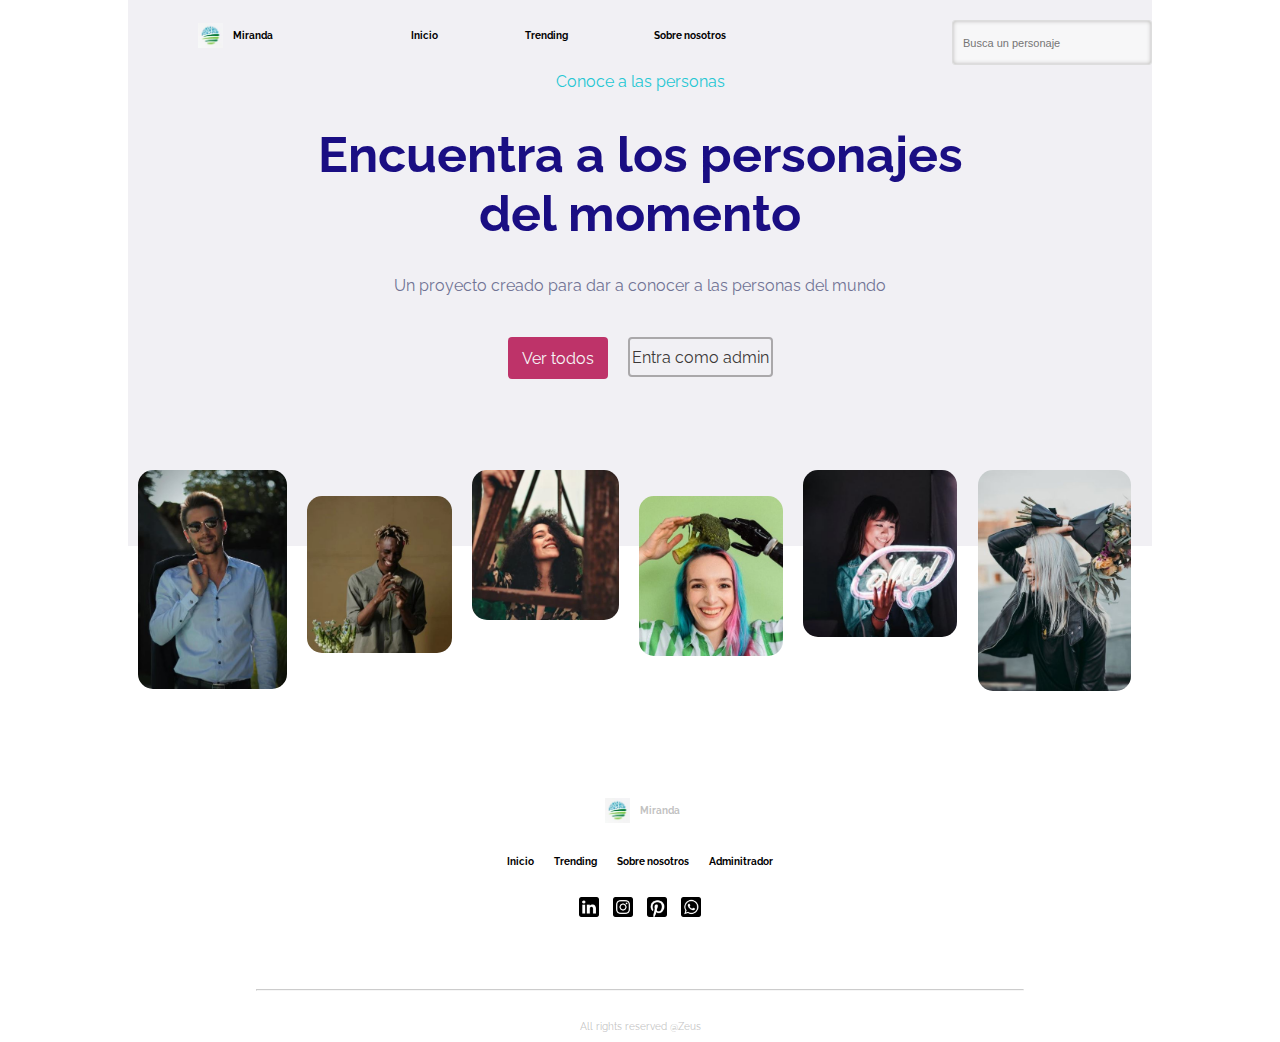
<file: index.html>
<!DOCTYPE html>
<html lang="es">
<head>
    <meta charset="UTF-8">
    <meta http-equiv="X-UA-Compatible" content="IE=edge">
    <meta name="viewport" content="width=device-width, initial-scale=1.0">
    <title>Miranda</title>
    <link rel="stylesheet" href="/practica_5.css">
    <link rel="preconnect" href="https://fonts.googleapis.com">
    <link rel="preconnect" href="https://fonts.gstatic.com" crossorigin>
    <link href="https://fonts.googleapis.com/css2?family=Raleway:wght@400;700&display=swap" rel="stylesheet">
</head>
<body>

    <div class="caja"> 
        <nav class="Menu">
            <div class="Logo">
                <img src="/Logo.JPG" alt="logo">
                <p>Miranda</p>
                
            </div>
    
            <div class="enlaces">
                <a href="index.html">Inicio</a>
                <a href="trending.html">Trending</a>
                <a href="about.html">Sobre nosotros</a>
            </div>
    
            <div class="buscador">
                <input type="search" name="buscador" placeholder="Busca un personaje">
            </div>
        </nav>
    
        <header class="Encabezado">
            <a href="#">Conoce a las personas</a>
            <h1>Encuentra a los personajes <br> del momento</h1>
            <p>Un proyecto creado para dar a conocer a las personas del mundo</p>
            <div class="botones">
                <a class="boton1" href="#">Ver todos</a>
                <a class="boton2" href="#">Entra como admin</a>
            </div>
            
        </header>
    </div>

    <div class="imagenes">
        <a class="imagen" href="#"><img src="/Imagenes/Actor1.JPG" alt="Actor 1"></a>
        <a class="imagen h-20" href="#"><img src="/Imagenes/Actor2.JPG" alt="Actor 2"></a>
        <a class="imagen" href="#"><img src="/Imagenes/Actor3.JPG" alt="actor 3"></a>
        <a class="imagen h-20" href="#"><img src="/Imagenes/Actor4.JPG" alt="Actor 4"></a>
        <a class="imagen" href="#"><img src="/Imagenes/Actor5.JPG" alt="Actor 5"></a>
        <a class="imagen" href="#"><img src="/Imagenes/Actor6.JPG" alt="Actor 6"></a>
    </div>

    <footer>
        <div class="Logof">
            <img src="/Logo.JPG" alt="logo">
            <p>Miranda</p>
        </div>
        <div class="enlacesf">
            <a href="index.html">Inicio</a>
            <a href="trending.html">Trending</a>
            <a href="about.html">Sobre nosotros</a>
            <a href="www.google.com">Adminitrador</a>
        </div>
        <div class="iconos"> 
            <a href="#"><img src="/Iconos/Linkedin.png" alt=""></a>
            <a href="#"><img src="/Iconos/Instagram.png" alt=""></a>
            <a href="#"><img src="/Iconos/Pinterest.png" alt=""></a>
            <a href="#"><img src="/Iconos/Whatsapp.png" alt=""></a>
        </div>
        <hr>
        <p>All rights reserved @Zeus</p>
    </footer>
    
</body>
</html>
</file>
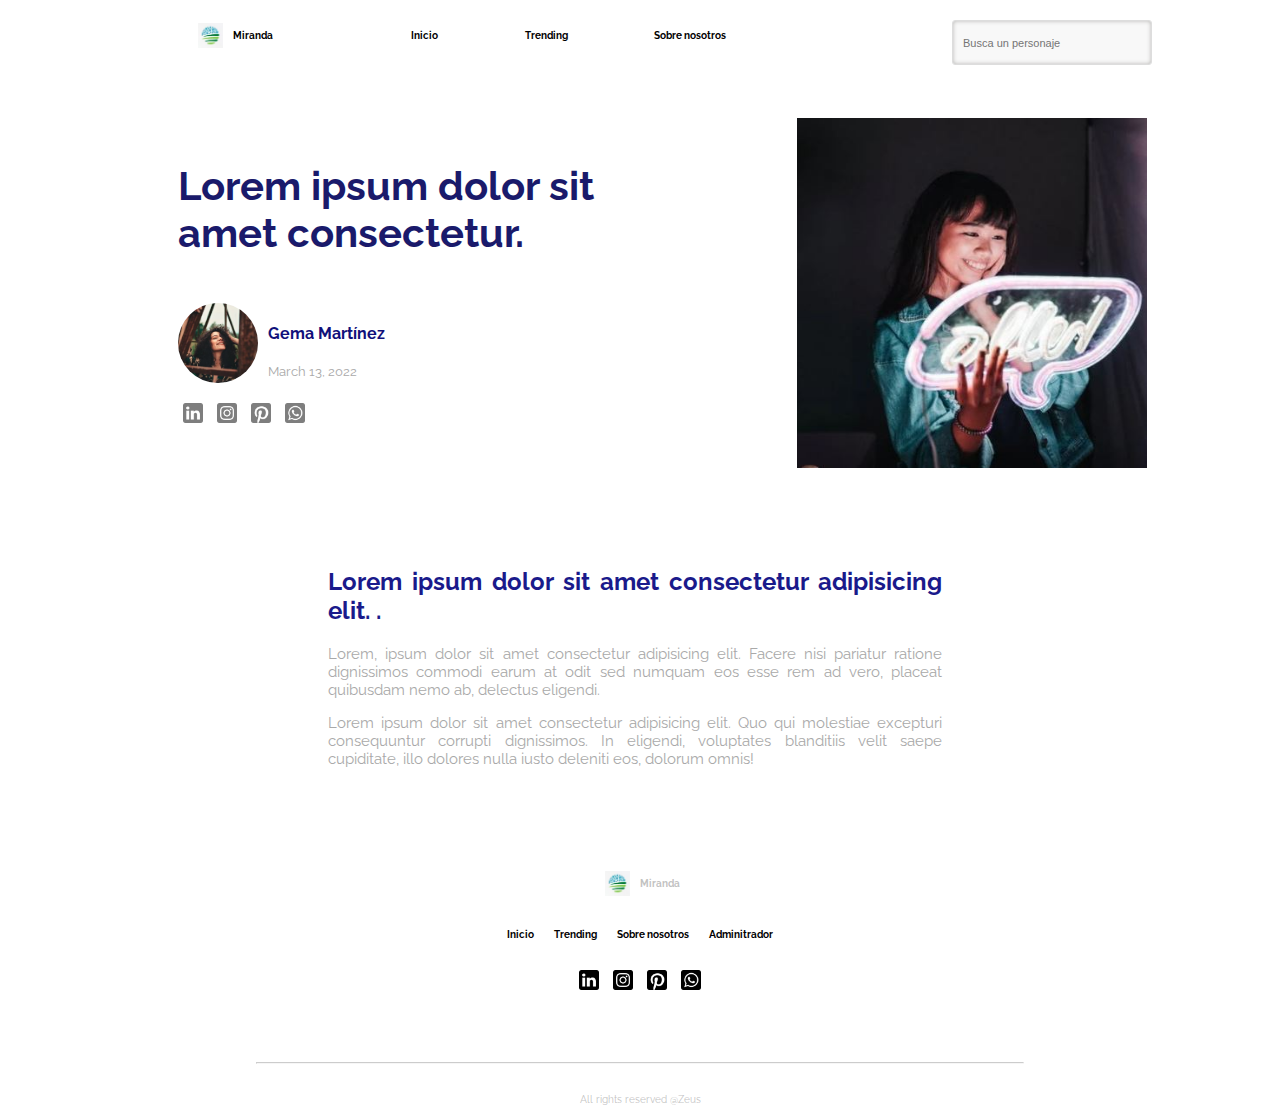
<file: about.html>
<!DOCTYPE html>
<html lang="es">
  <head>
    <meta charset="UTF-8" />
    <meta http-equiv="X-UA-Compatible" content="IE=edge" />
    <meta name="viewport" content="width=device-width, initial-scale=1.0" />
    <title>Miranda</title>
    <link rel="stylesheet" href="/practica_5.css" />
    <link rel="preconnect" href="https://fonts.googleapis.com" />
    <link rel="preconnect" href="https://fonts.gstatic.com" crossorigin />
    <link
      href="https://fonts.googleapis.com/css2?family=Raleway:wght@400;700&display=swap"
      rel="stylesheet"
    />
  </head>

  <body>
    <nav class="Menu">
      <div class="Logo">
        <img src="/Logo.JPG" alt="logo" />
        <p>Miranda</p>
      </div>

      <div class="enlaces">
        <a href="index.html">Inicio</a>
        <a href="trending.html">Trending</a>
        <a href="about.html">Sobre nosotros</a>
      </div>

      <div class="buscador">
        <input type="search" name="buscador" placeholder="Busca un personaje" />
      </div>
    </nav>

    <div class="info">
      <div class="yo">
        <h1>Lorem ipsum dolor sit amet consectetur.</h1>
        <div class="mio">
          <img
            class="mifoto"
            src="/Imagenes/Actor3.JPG"
            alt="actor "
            srcset=""
          />
          <div>
            <h4>Gema Martínez</h4>
            <p>March 13, 2022</p>
          </div>

          <div class="iconos">
            <a href="#"><img src="/Iconos/Linkedin.png" alt="" /></a>
            <a href="#"><img src="/Iconos/Instagram.png" alt="" /></a>
            <a href="#"><img src="/Iconos/Pinterest.png" alt="" /></a>
            <a href="#"><img src="/Iconos/Whatsapp.png" alt="" /></a>
          </div>
        </div>
      </div>
      <div class="extraño">
        <img src="/Imagenes/Actor5.JPG" alt="actor " srcset="" />
      </div>
    </div>
    <div class="texto">
      <h2>Lorem ipsum dolor sit amet consectetur adipisicing elit. .</h2>
      <p>
        Lorem, ipsum dolor sit amet consectetur adipisicing elit. Facere nisi
        pariatur ratione dignissimos commodi earum at odit sed numquam eos esse
        rem ad vero, placeat quibusdam nemo ab, delectus eligendi.
      </p>
      <p>
        Lorem ipsum dolor sit amet consectetur adipisicing elit. Quo qui
        molestiae excepturi consequuntur corrupti dignissimos. In eligendi,
        voluptates blanditiis velit saepe cupiditate, illo dolores nulla iusto
        deleniti eos, dolorum omnis!
      </p>
    </div>

    <footer>
      <div class="Logof">
        <img src="/Logo.JPG" alt="logo" />
        <p>Miranda</p>
      </div>
      <div class="enlacesf">
        <a href="index.html">Inicio</a>
        <a href="trending.html">Trending</a>
        <a href="about.html">Sobre nosotros</a>
        <a href="www.google.com">Adminitrador</a>
      </div>
      <div class="iconos">
        <a href="#"><img src="/Iconos/Linkedin.png" alt="" /></a>
        <a href="#"><img src="/Iconos/Instagram.png" alt="" /></a>
        <a href="#"><img src="/Iconos/Pinterest.png" alt="" /></a>
        <a href="#"><img src="/Iconos/Whatsapp.png" alt="" /></a>
      </div>
      <hr />
      <p>All rights reserved @Zeus</p>
    </footer>
  </body>
</html>
</file>
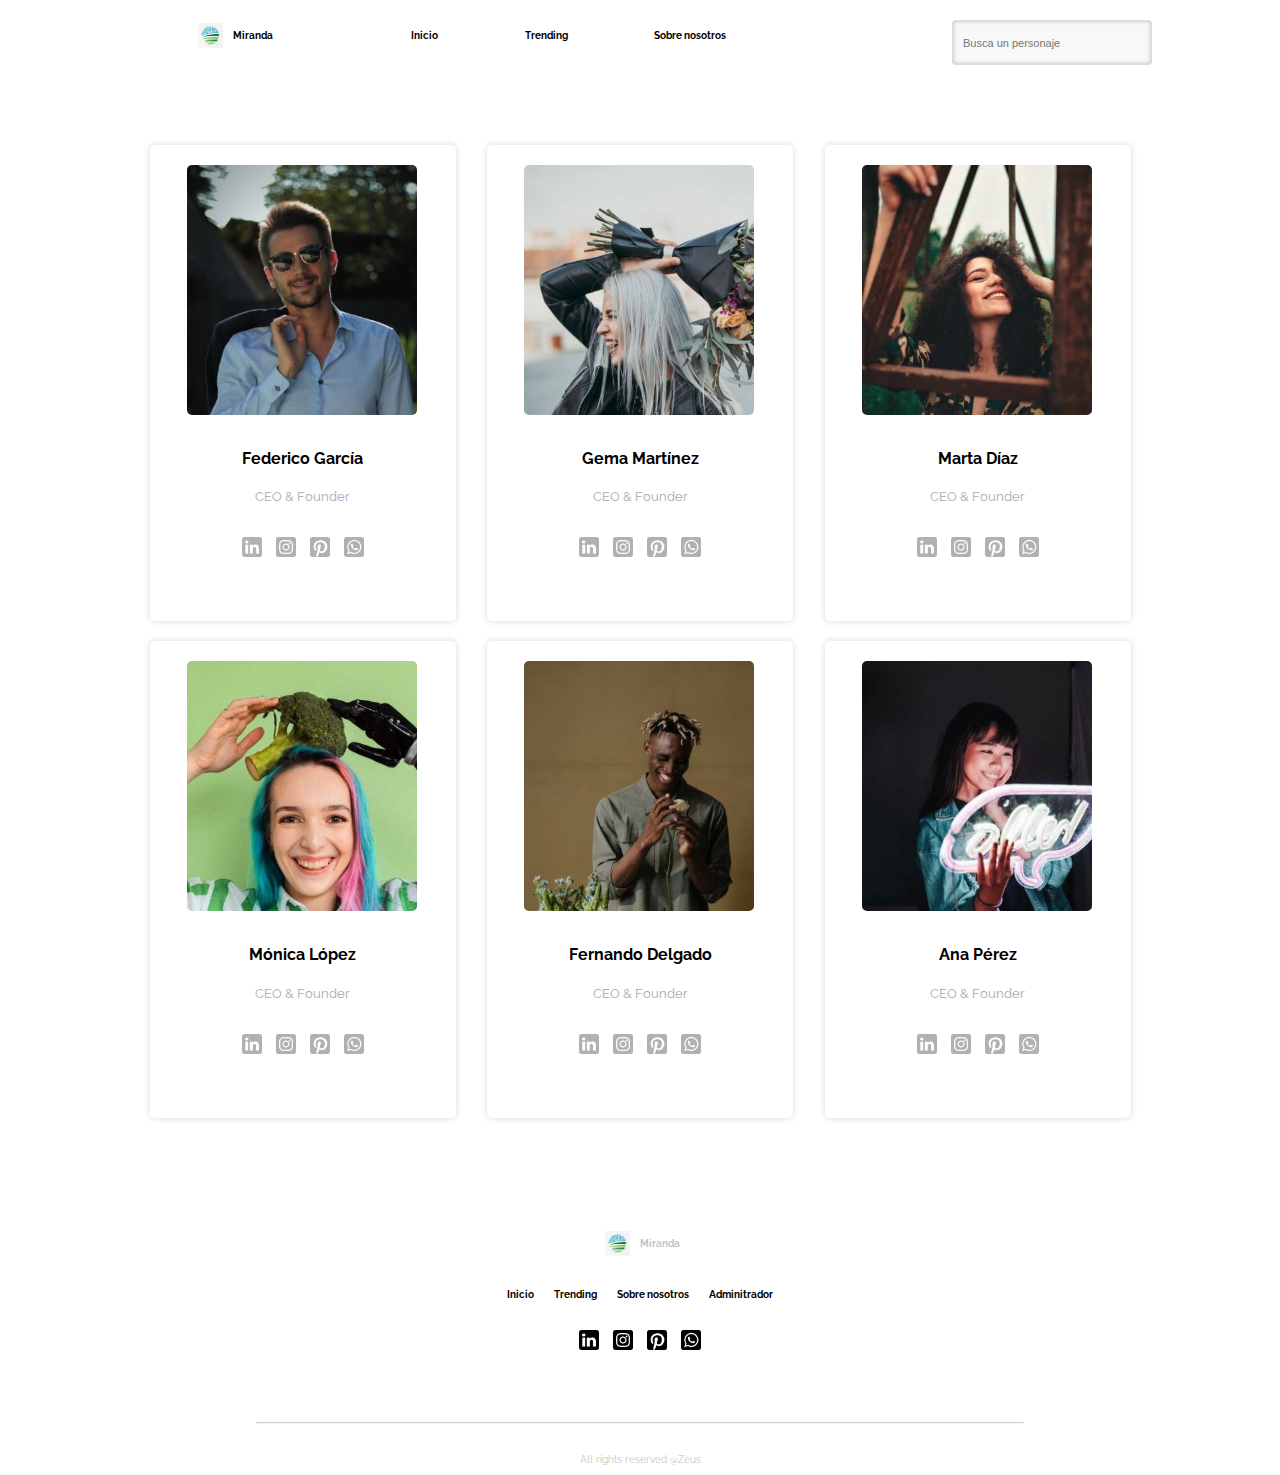
<file: trending.html>
<!DOCTYPE html>
<html lang="es">
<head>
    <meta charset="UTF-8">
    <meta http-equiv="X-UA-Compatible" content="IE=edge">
    <meta name="viewport" content="width=device-width, initial-scale=1.0">
    <title>Miranda</title>
    <link rel="stylesheet" href="/practica_5.css">
    <link rel="preconnect" href="https://fonts.googleapis.com">
    <link rel="preconnect" href="https://fonts.gstatic.com" crossorigin>
    <link href="https://fonts.googleapis.com/css2?family=Raleway:wght@400;700&display=swap" rel="stylesheet">
</head>
<body>

    <nav class="Menu">
        <div class="Logo">
            <img src="/Logo.JPG" alt="logo">
            <p>Miranda</p>
            
        </div>

        <div class="enlaces">
            <a href="index.html">Inicio</a>
            <a href="trending.html">Trending</a>
            <a href="about.html">Sobre nosotros</a>
        </div>

        <div class="buscador">
            <input type="search" name="buscador" placeholder="Busca un personaje">
        </div>
    </nav>

    <div class="trending"> 
        <div class="presentacion">
            <div class="act"> 
                <img  src="/Imagenes/Actor1.JPG" alt="actor " srcset="">
            </div>
            <h4>Federico García</h4>
            <p>CEO & Founder</p>
            <div class="iconos"> 
                <a href="#"><img src="/Iconos/Linkedin.png" alt=""></a>
                <a href="#"><img src="/Iconos/Instagram.png" alt=""></a>
                <a href="#"><img src="/Iconos/Pinterest.png" alt=""></a>
                <a href="#"><img src="/Iconos/Whatsapp.png" alt=""></a>
            </div>
        </div>
        <div class="presentacion">
            <div class="act"> 
                <img  src="/Imagenes/Actor6.JPG" alt="actor " srcset="">
            </div>
            <h4>Gema Martínez</h4>
            <p>CEO & Founder</p>
            <div class="iconos"> 
                <a href="#"><img src="/Iconos/Linkedin.png" alt=""></a>
                <a href="#"><img src="/Iconos/Instagram.png" alt=""></a>
                <a href="#"><img src="/Iconos/Pinterest.png" alt=""></a>
                <a href="#"><img src="/Iconos/Whatsapp.png" alt=""></a>
            </div>
        </div>
        <div class="presentacion">
            <div class="act"> 
                <img  src="/Imagenes/Actor3.JPG" alt="actor " srcset="">
            </div>
            <h4>Marta Díaz</h4>
            <p>CEO & Founder</p>
            <div class="iconos"> 
                <a href="#"><img src="/Iconos/Linkedin.png" alt=""></a>
                <a href="#"><img src="/Iconos/Instagram.png" alt=""></a>
                <a href="#"><img src="/Iconos/Pinterest.png" alt=""></a>
                <a href="#"><img src="/Iconos/Whatsapp.png" alt=""></a>
            </div>
        </div>

        <div class="presentacion">
            <div class="act"> 
                <img  src="/Imagenes/Actor4.JPG" alt="actor " srcset="">
            </div>
            <h4>Mónica López</h4>
            <p>CEO & Founder</p>
            <div class="iconos"> 
                <a href="#"><img src="/Iconos/Linkedin.png" alt=""></a>
                <a href="#"><img src="/Iconos/Instagram.png" alt=""></a>
                <a href="#"><img src="/Iconos/Pinterest.png" alt=""></a>
                <a href="#"><img src="/Iconos/Whatsapp.png" alt=""></a>
            </div>
        </div>
        <div class="presentacion">
            <div class="act"> 
                <img  src="/Imagenes/Actor2.JPG" alt="actor " srcset="">
            </div>
            <h4>Fernando Delgado</h4>
            <p>CEO & Founder</p>
            <div class="iconos"> 
                <a href="#"><img src="/Iconos/Linkedin.png" alt=""></a>
                <a href="#"><img src="/Iconos/Instagram.png" alt=""></a>
                <a href="#"><img src="/Iconos/Pinterest.png" alt=""></a>
                <a href="#"><img src="/Iconos/Whatsapp.png" alt=""></a>
            </div>
        </div>

        <div class="presentacion">
            <div class="act"> 
                <img  src="/Imagenes/Actor5.JPG" alt="actor " srcset="">
            </div>
            <h4>Ana Pérez</h4>
            <p>CEO & Founder</p>
            <div class="iconos"> 
                <a href="#"><img src="/Iconos/Linkedin.png" alt=""></a>
                <a href="#"><img src="/Iconos/Instagram.png" alt=""></a>
                <a href="#"><img src="/Iconos/Pinterest.png" alt=""></a>
                <a href="#"><img src="/Iconos/Whatsapp.png" alt=""></a>
            </div>
        </div>



    </div>

    <footer>
        <div class="Logof">
            <img src="/Logo.JPG" alt="logo">
            <p>Miranda</p>
        </div>
        <div class="enlacesf">
            <a href="index.html">Inicio</a>
            <a href="trending.html">Trending</a>
            <a href="about.html">Sobre nosotros</a>
            <a href="www.google.com">Adminitrador</a>
        </div>
        <div class="iconos"> 
            <a href="#"><img src="/Iconos/Linkedin.png" alt=""></a>
            <a href="#"><img src="/Iconos/Instagram.png" alt=""></a>
            <a href="#"><img src="/Iconos/Pinterest.png" alt=""></a>
            <a href="#"><img src="/Iconos/Whatsapp.png" alt=""></a>
        </div>
        <hr>
        <p>All rights reserved @Zeus</p>
    </footer>
    
</body>
</html>
</file>
<file: practica_5.css>
* {
  box-sizing: border-box;
}
body {
  font-family: "Raleway";
  margin: 0;
  max-width: 1024px;
  margin: 0 auto;
}
.caja {
  background-color: rgb(241, 240, 244);
}
.Menu {
  width: 100%;
  height: 30px;
  display: flex;
  padding-top: 35px;
}
.Logo {
  display: flex;
  width: 20%;
  align-items: center;
  padding-left: 50px;
}

.enlaces {
  width: 50%;
  display: block;
  display: flex;
  justify-content: space-evenly;
  align-items: center;
}

.enlaces a {
  text-decoration: none;
  font-size: x-small;
  font-weight: bold;
  color: black;
}
.buscador {
  justify-content: flex-end;
  padding-right: 40 px;
  margin: -15px 0 0 140px;
}

.buscador input {
  width: 200px;
  border: 1px solid #ddd;
  background-color: #f7f7f7ee;
  box-shadow: inset 0px 0px 4px 0px rgb(182 181 179);
  border-radius: 3px;
  height: 45px;
  padding: 10px;
  font-size: 11px;
}

.buscador img {
  width: 20px;
  height: 20px;
  display: flex;
}

.Logo img {
  display: block;
  width: 25px;
  height: 25px;
  text-align: left;
  margin-left: 20px;
}
.Logo p {
  text-align: right;
  margin-left: 10px;
  font-size: x-small;
  font-weight: bold;
}
.Encabezado {
  width: 100%;
  text-align: center;
  padding: 37px;
  background-color: rgb(241, 240, 244);
}
.Encabezado a {
  font-size: medium;
  text-decoration: none;
  color: rgb(36, 199, 211);
}
.Encabezado h1 {
  color: rgb(26, 14, 131);
}
.Encabezado p {
  font-size: medium;
  color: rgb(112, 115, 148);
}
.botones {
  display: flex;
  justify-content: center;
  margin-top: 42px;
  padding-bottom: 130px;
  background-color: rgb(241, 240, 244);
}
.botones .boton1 {
  display: flex;
  align-items: center;
  justify-content: center;
  background-color: rgb(190, 51, 105);
  width: 100px;
  height: 42px;
  color: #f7f7f7;
  border-radius: 4px;
  margin-right: 20px;
  transition: 0.3s;
}
.botones .boton2 {
  display: flex;
  justify-content: center;
  align-items: center;
  width: 145px;
  height: 40px;
  color: rgb(59, 56, 56);
  border-radius: 4px;
  border: solid 2px rgb(59 55 55 / 39%);
  transition: 0.3s;
}
.boton1:hover {
  background-color: rgb(153, 62, 100);
}
.boton2:hover {
  border-color: crimson;
  color: crimson;
}
.imagenes {
  display: flex;
  margin-left: 10px;
}
.imagen {
  justify-content: space-around;
  align-items: center;
  margin-top: -76px;
}
.imagen img {
  width: 88%;
  border-radius: 15px;
}
.h-20 {
  margin-top: -50px;
}
.Logof {
  display: flex;
  align-items: center;
  justify-content: center;
  margin-top: 100px;
  margin-left: 5px;
  font-size: x-small;
  font-weight: bold;
}
.Logof img {
  width: 25px;
  height: 25px;
  margin-right: 10px;
}

footer {
  text-align: center;
  padding-top: 20px 0 60px;
}
.enlacesf {
  width: 100%;
  display: flex;
  justify-content: center;
  padding-top: 20px;
}

.enlacesf a {
  text-decoration: none;
  font-size: x-small;
  font-weight: bold;
  color: black;
  padding: 10px 10px 10px 10px;
  font-style: bold;
}

.iconos {
  display: inline-block;
  justify-content: center;
  width: 100%;
}
.iconos img {
  width: 30px;
  padding: 20px 5px 60px;
}
img:hover {
  opacity: 0.5;
  transition: 00.3s;
}
hr {
  width: 75%;
  margin-bottom: 30px;
  opacity: 0.5;
}

footer p {
  font-size: 10px;
  color: #a9a9a9b8;
}

.trending {
  display: flex;
  flex-wrap: wrap;
  justify-content: space-evenly;
  margin: 100px 0px;
}
.presentacion {
  text-align: center;
  margin: 10px 10px 10px 10px;
  border-radius: 5px;
  box-sizing: content-box;
  box-shadow: 0px 0px 6px 0px #4852993b;
}

.presentacion p {
  font-size: small;
  color: darkgray;
}
.presentacion .iconos {
  opacity: 0.3;
}

.act {
  margin: 20px 39px 34px 37px;
  width: 230px;
  height: 250px;
  overflow: hidden;
  border-radius: 5px;
}
.act img {
  width: 252px;
  display: block;
}
.info {
  display: flex;
  justify-content: space-between;
  align-items: center;
  margin: 20px -10px 20px 20px;
}
.yo {
  width: 50%;
  margin: 10px 10px 10px 10px;
  border-radius: 5px;
  padding: 70px 20px 20px 20px;
}

.yo h1 {
  font-size: 40px;
  color: rgb(26, 26, 107);
}
.mio {
  width: 60%;
  box-sizing: content-box;
  padding: 20px 20px 0 0;
  display: flex;
  flex-wrap: wrap;
}
.mifoto {
  width: 80px;
  height: 80px;
  border-radius: 50%;
  margin-right: 10px;
}
.mio h4 {
  color: rgb(16, 16, 122);
}
.mio p {
  margin: 0 auto;
  font-size: small;
  color: darkgray;
}
.mio .iconos {
  opacity: 0.5;
}

.extraño {
  display: block;
  width: 36%;
  height: 335px;
}

.extraño img {
  width: 350px;
  height: 350px;
}
.texto {
  width: 60%;
  box-sizing: content-box;
  text-align: justify;
  margin: 50px 200px;
}
.texto h2 {
  color: #1a1a8b;
}
.texto p {
  color: darkgrey;
  font-size: 15px;
}

@media (max-width: 480px) {
  h1 {
    font-size: 30px;
  }
  .Encabezado p {
    font-size: small;
  }
  .boton1 {
    width: 50px;
    box-sizing: content-box;
  }
  .boton2 {
    box-sizing: content-box;
  }
  .imagen {
    margin-top: -20px;
  }
  .botones {
    padding-bottom: 30px;
  }
  .Logof {
    margin-top: 30px;
  }
  .buscador {
    display: none;
  }
  .imagen img {
    border-radius: 5px;
  }
}
@media (max-width: 800px) {
  .imagen img {
    border-radius: 10px;
  }
}

@media (min-width: 480px) {
  h1 {
    font-size: 50px;
  }
  .Encabezado p {
    font-size: medium;
  }
  .boton1 {
    width: 100px;
  }
}
</file>
